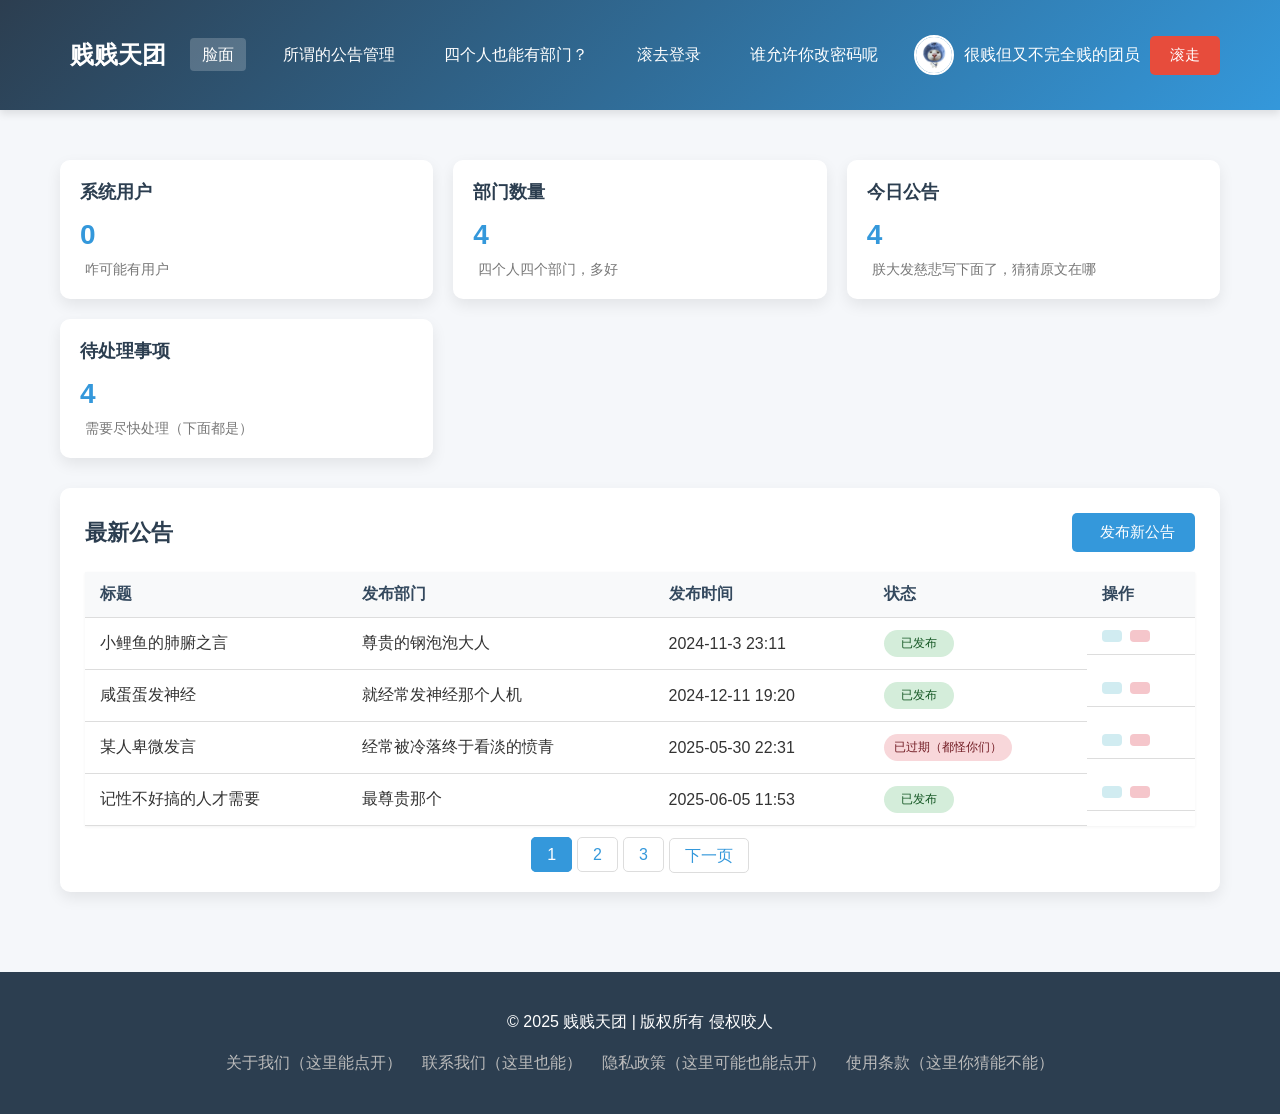
<file: index.html>
<!DOCTYPE html>
<html lang="zh-CN">
<head>
    <meta charset="UTF-8">
    <meta name="viewport" content="width=device-width, initial-scale=1.0">
    <title>贱贱天团 - 主界面</title>
    <link rel="stylesheet" href="css/style0328.css">
</head>
<body>
    <header>
        <div class="container header-content">
            <div class="logo">
                <i class="fas fa-chart-line"></i>
                <h1>贱贱天团</h1>
            </div>
            <nav>
                <ul>
                    <li><a href="#" class="active">脸面</a></li>
                    <li><a href="announcement0328.html">所谓的公告管理</a></li>
                    <li><a href="department0328.html">四个人也能有部门？</a></li>
                    <li><a href="login0328.html">滚去登录</a></li>
                    <li><a href="password-log0328.html">谁允许你改密码呢</a></li>
                </ul>
            </nav>
            <div class="user-info">
                <img src="images/jjtt.jpg" alt="用户头像">
                <span>很贱但又不完全贱的团员</span>
                <button class="btn btn-danger" onclick="location.href='login.html'">滚走</button>
            </div>
        </div>
    </header>

    <main>
        <div class="container">
            <div class="dashboard">
                <div class="card">
                    <div class="card-header">
                        <h2>系统用户</h2>
                        <i class="fas fa-users"></i>
                    </div>
                    <div class="card-content">0</div>
                    <div class="card-footer">
                        <i class="fas fa-arrow-up"></i> 咋可能有用户
                    </div>
                </div>
                <div class="card">
                    <div class="card-header">
                        <h2>部门数量</h2>
                        <i class="fas fa-building"></i>
                    </div>
                    <div class="card-content">4</div>
                    <div class="card-footer">
                        <i class="fas fa-arrow-up"></i> 四个人四个部门，多好
                    </div>
                </div>
                <div class="card">
                    <div class="card-header">
                        <h2>今日公告</h2>
                        <i class="fas fa-bullhorn"></i>
                    </div>
                    <div class="card-content">4</div>
                    <div class="card-footer">
                        <i class="fas fa-arrow-down"></i> 朕大发慈悲写下面了，猜猜原文在哪
                    </div>
                </div>
                <div class="card">
                    <div class="card-header">
                        <h2>待处理事项</h2>
                        <i class="fas fa-tasks"></i>
                    </div>
                    <div class="card-content">4</div>
                    <div class="card-footer">
                        <i class="fas fa-exclamation-circle"></i> 需要尽快处理（下面都是）
                    </div>
                </div>
            </div>

            <div class="section">
                <div class="section-header">
                    <h2>最新公告</h2>
                    <button class="btn btn-primary" onclick="location.href='announcement.html'">
                        <i class="fas fa-plus"></i> 发布新公告
                    </button>
                </div>
                <table>
                    <thead>
                        <tr>
                            <th>标题</th>
                            <th>发布部门</th>
                            <th>发布时间</th>
                            <th>状态</th>
                            <th>操作</th>
                        </tr>
                    </thead>
                    <tbody>
                        <tr>
                            <td>小鲤鱼的肺腑之言</td>
                            <td>尊贵的钢泡泡大人</td>
                            <td>2024-11-3 23:11</td>
                            <td><span class="status status-active">已发布</span></td>
                            <td class="actions">
                                <button class="action-btn action-edit"><i class="fas fa-edit"></i></button>
                                <button class="action-btn action-delete"><i class="fas fa-trash"></i></button>
                            </td>
                        </tr>
                        <tr>
                            <td>咸蛋蛋发神经</td>
                            <td>就经常发神经那个人机</td>
                            <td>2024-12-11 19:20</td>
                            <td><span class="status status-active">已发布</span></td>
                            <td class="actions">
                                <button class="action-btn action-edit"><i class="fas fa-edit"></i></button>
                                <button class="action-btn action-delete"><i class="fas fa-trash"></i></button>
                            </td>
                        </tr>
                        <tr>
                            <td>某人卑微发言</td>
                            <td>经常被冷落终于看淡的愤青</td>
                            <td>2025-05-30 22:31</td>
                            <td><span class="status status-inactive">已过期（都怪你们）</span></td>
                            <td class="actions">
                                <button class="action-btn action-edit"><i class="fas fa-edit"></i></button>
                                <button class="action-btn action-delete"><i class="fas fa-trash"></i></button>
                            </td>
                        </tr>
                        <tr>
                            <td>记性不好搞的人才需要</td>
                            <td>最尊贵那个</td>
                            <td>2025-06-05 11:53</td>
                            <td><span class="status status-active">已发布</span></td>
                            <td class="actions">
                                <button class="action-btn action-edit"><i class="fas fa-edit"></i></button>
                                <button class="action-btn action-delete"><i class="fas fa-trash"></i></button>
                            </td>
                        </tr>
                    </tbody>
                </table>
                <div class="pagination">
                    <div class="page-item"><a href="#" class="page-link active">1</a></div>
                    <div class="page-item"><a href="#" class="page-link">2</a></div>
                    <div class="page-item"><a href="#" class="page-link">3</a></div>
                    <div class="page-item"><a href="#" class="page-link">下一页</a></div>
                </div>
            </div>
        </div>
    </main>

    <footer>
        <div class="container footer-content">
            <p>© 2025 贱贱天团 | 版权所有 侵权咬人</p>
            <div class="footer-links">
                <a href="https://v.douyin.com/9XZRNfbukC8/">关于我们（这里能点开）</a>
                <a href="https://baike.baidu.com/item/%E8%A5%BF%E5%B9%B3%E5%8E%BF%E9%AB%98%E7%BA%A7%E4%B8%AD%E5%AD%A6/10406951?fromtitle=%E6%B2%B3%E5%8D%97%E7%9C%81%E8%A5%BF%E5%B9%B3%E5%8E%BF%E9%AB%98%E7%BA%A7%E4%B8%AD%E5%AD%A6&fromid=471073">联系我们（这里也能）</a>
                <a href="https://v.douyin.com/e19lYPoRG_g/">隐私政策（这里可能也能点开）</a>
                <a href="https://www.dongchedi.com/article/7288255493481431588">使用条款（这里你猜能不能）</a>
            </div>
        </div>
    </footer>

    <script src="js/main0328.js"></script>
</body>
</html>
</file>
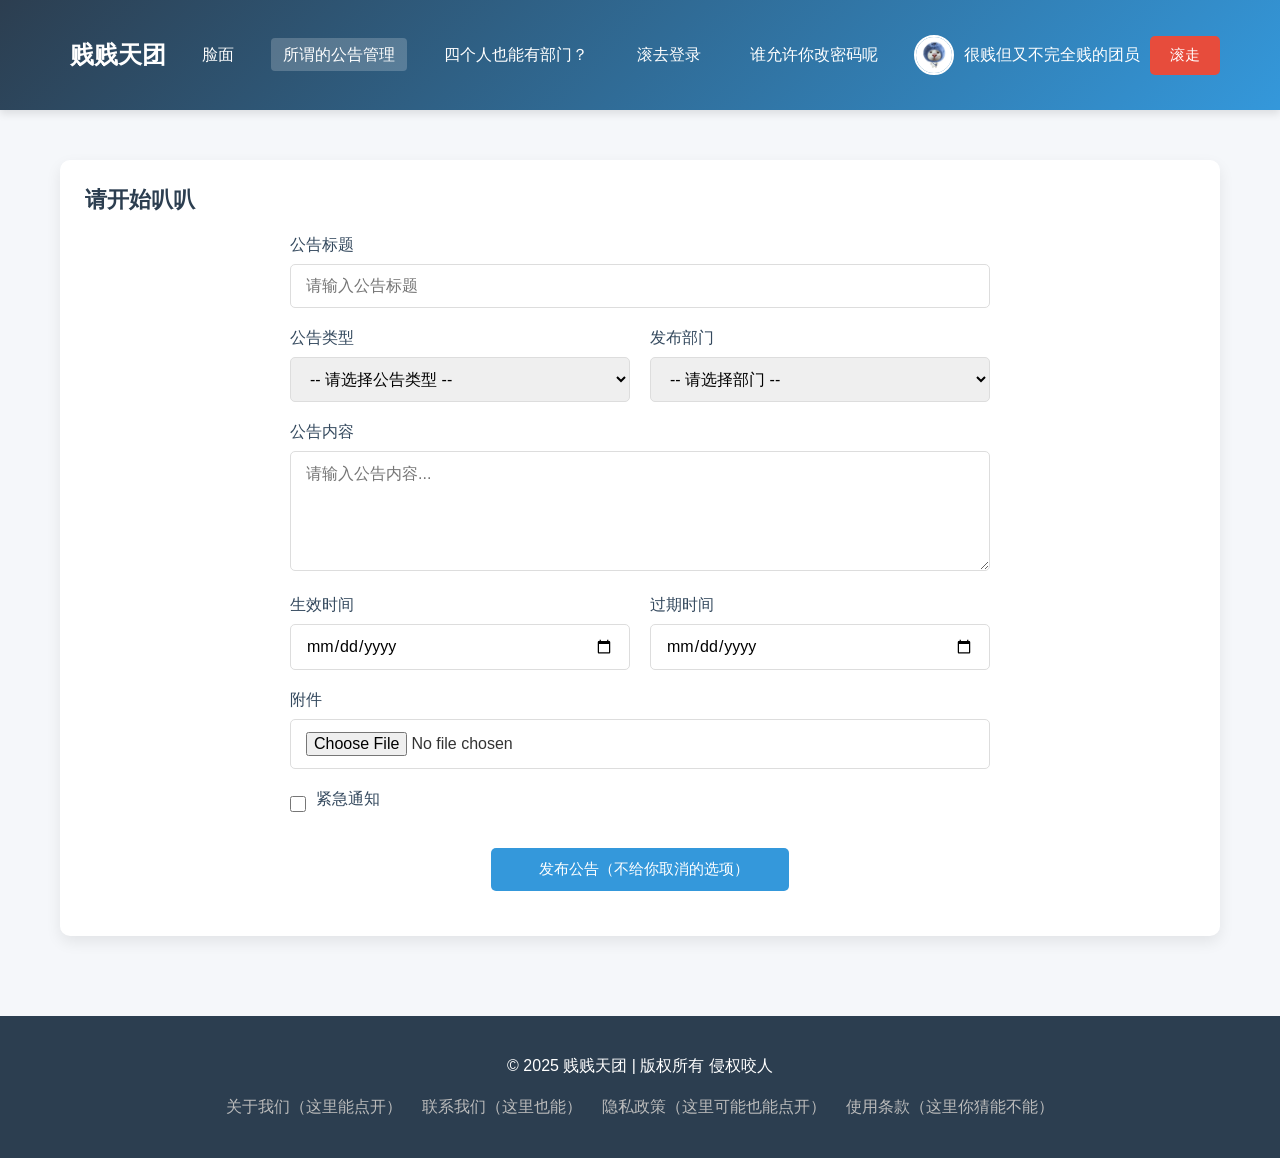
<file: announcement0328.html>
<!DOCTYPE html>
<html lang="zh-CN">
<head>
    <meta charset="UTF-8">
    <meta name="viewport" content="width=device-width, initial-scale=1.0">
    <title>贱贱天团 - 主界面</title>
    <link rel="stylesheet" href="css/style0328.css">
</head>
<body>
    <header>
        <div class="container header-content">
            <div class="logo">
                <i class="fas fa-chart-line"></i>
                <h1>贱贱天团</h1>
            </div>
            <nav>
                <ul>
                    <li><a href="index.html">脸面</a></li>
                    <li><a href="#" class="active">所谓的公告管理</a></li>
                    <li><a href="department0328.html">四个人也能有部门？</a></li>
                    <li><a href="login0328.html">滚去登录</a></li>
                    <li><a href="password-log0328.html">谁允许你改密码呢</a></li>
                </ul>
            </nav>
            <div class="user-info">
                <img src="images/jjtt.jpg" alt="用户头像">
                <span>很贱但又不完全贱的团员</span>
                <button class="btn btn-danger" onclick="location.href='login.html'">滚走</button>
            </div>
        </div>
    </header>

    <main>
        <div class="container">
            <div class="section">
                <div class="section-header">
                    <h2>请开始叭叭</h2>
                </div>
                <div class="form-container">
                    <form id="announcement-form">
                        <div class="form-group">
                            <label for="announcement-title">公告标题</label>
                            <input type="text" id="announcement-title" class="form-control" placeholder="请输入公告标题">
                            <div class="error-message" id="announcement-title-error">请输入公告标题</div>
                        </div>
                        
                        <div class="form-row">
                            <div class="form-group">
                                <label for="announcement-type">公告类型</label>
                                <select id="announcement-type" class="form-control">
                                    <option value="">-- 请选择公告类型 --</option>
                                    <option value="notice">打羽毛球</option>
                                    <option value="news">三角洲</option>
                                    <option value="reminder">金铲铲</option>
                                    <option value="policy">只要是游戏都行</option>
                                </select>
                                <div class="error-message" id="announcement-type-error">请选择公告类型</div>
                            </div>
                            <div class="form-group">
                                <label for="announcement-department">发布部门</label>
                                <select id="announcement-department" class="form-control">
                                    <option value="">-- 请选择部门 --</option>
                                    <option value="hr">钢泡泡</option>
                                    <option value="it">甜瓜瓜</option>
                                    <option value="finance">咸蛋蛋</option>
                                    <option value="marketing">鲤鲤鱼</option>
                                    <option value="sales">全团圣旨</option>
                                </select>
                                <div class="error-message" id="announcement-department-error">请选择发布部门</div>
                            </div>
                        </div>
                        
                        <div class="form-group">
                            <label for="announcement-content">公告内容</label>
                            <textarea id="announcement-content" class="form-control" placeholder="请输入公告内容..."></textarea>
                            <div class="error-message" id="announcement-content-error">请输入公告内容</div>
                        </div>
                        
                        <div class="form-row">
                            <div class="form-group">
                                <label for="announcement-start">生效时间</label>
                                <input type="date" id="announcement-start" class="form-control">
                                <div class="error-message" id="announcement-start-error">请选择生效时间</div>
                            </div>
                            <div class="form-group">
                                <label for="announcement-end">过期时间</label>
                                <input type="date" id="announcement-end" class="form-control">
                                <div class="error-message" id="announcement-end-error">请选择过期时间</div>
                            </div>
                        </div>
                        
                        <div class="form-group">
                            <label for="announcement-attachment">附件</label>
                            <input type="file" id="announcement-attachment" class="form-control">
                        </div>
                        
                        <div class="form-group">
                            <div class="form-check">
                                <input type="checkbox" id="announcement-urgent">
                                <label for="announcement-urgent">紧急通知</label>
                            </div>
                        </div>
                        
                        <div class="form-group" style="text-align: center; margin-top: 30px;">
                            <button type="submit" class="btn btn-primary" style="padding: 12px 40px;">
                                <i class="fas fa-paper-plane"></i> 发布公告（不给你取消的选项）
                            </button>
                        </div>
                    </form>
                </div>
            </div>
        </div>
    </main>

    <footer>
        <div class="container footer-content">
            <p>© 2025 贱贱天团 | 版权所有 侵权咬人</p>
            <div class="footer-links">
                <a href="https://v.douyin.com/9XZRNfbukC8/">关于我们（这里能点开）</a>
                <a href="https://baike.baidu.com/item/%E8%A5%BF%E5%B9%B3%E5%8E%BF%E9%AB%98%E7%BA%A7%E4%B8%AD%E5%AD%A6/10406951?fromtitle=%E6%B2%B3%E5%8D%97%E7%9C%81%E8%A5%BF%E5%B9%B3%E5%8E%BF%E9%AB%98%E7%BA%A7%E4%B8%AD%E5%AD%A6&fromid=471073">联系我们（这里也能）</a>
                <a href="https://v.douyin.com/e19lYPoRG_g/">隐私政策（这里可能也能点开）</a>
                <a href="https://www.dongchedi.com/article/7288255493481431588">使用条款（这里你猜能不能）</a>
            </div>
        </div>
    </footer>

    <script src="js/main0328.js"></script>
    <script src="js/announcement0328.js"></script>
</body>
</html>
</file>
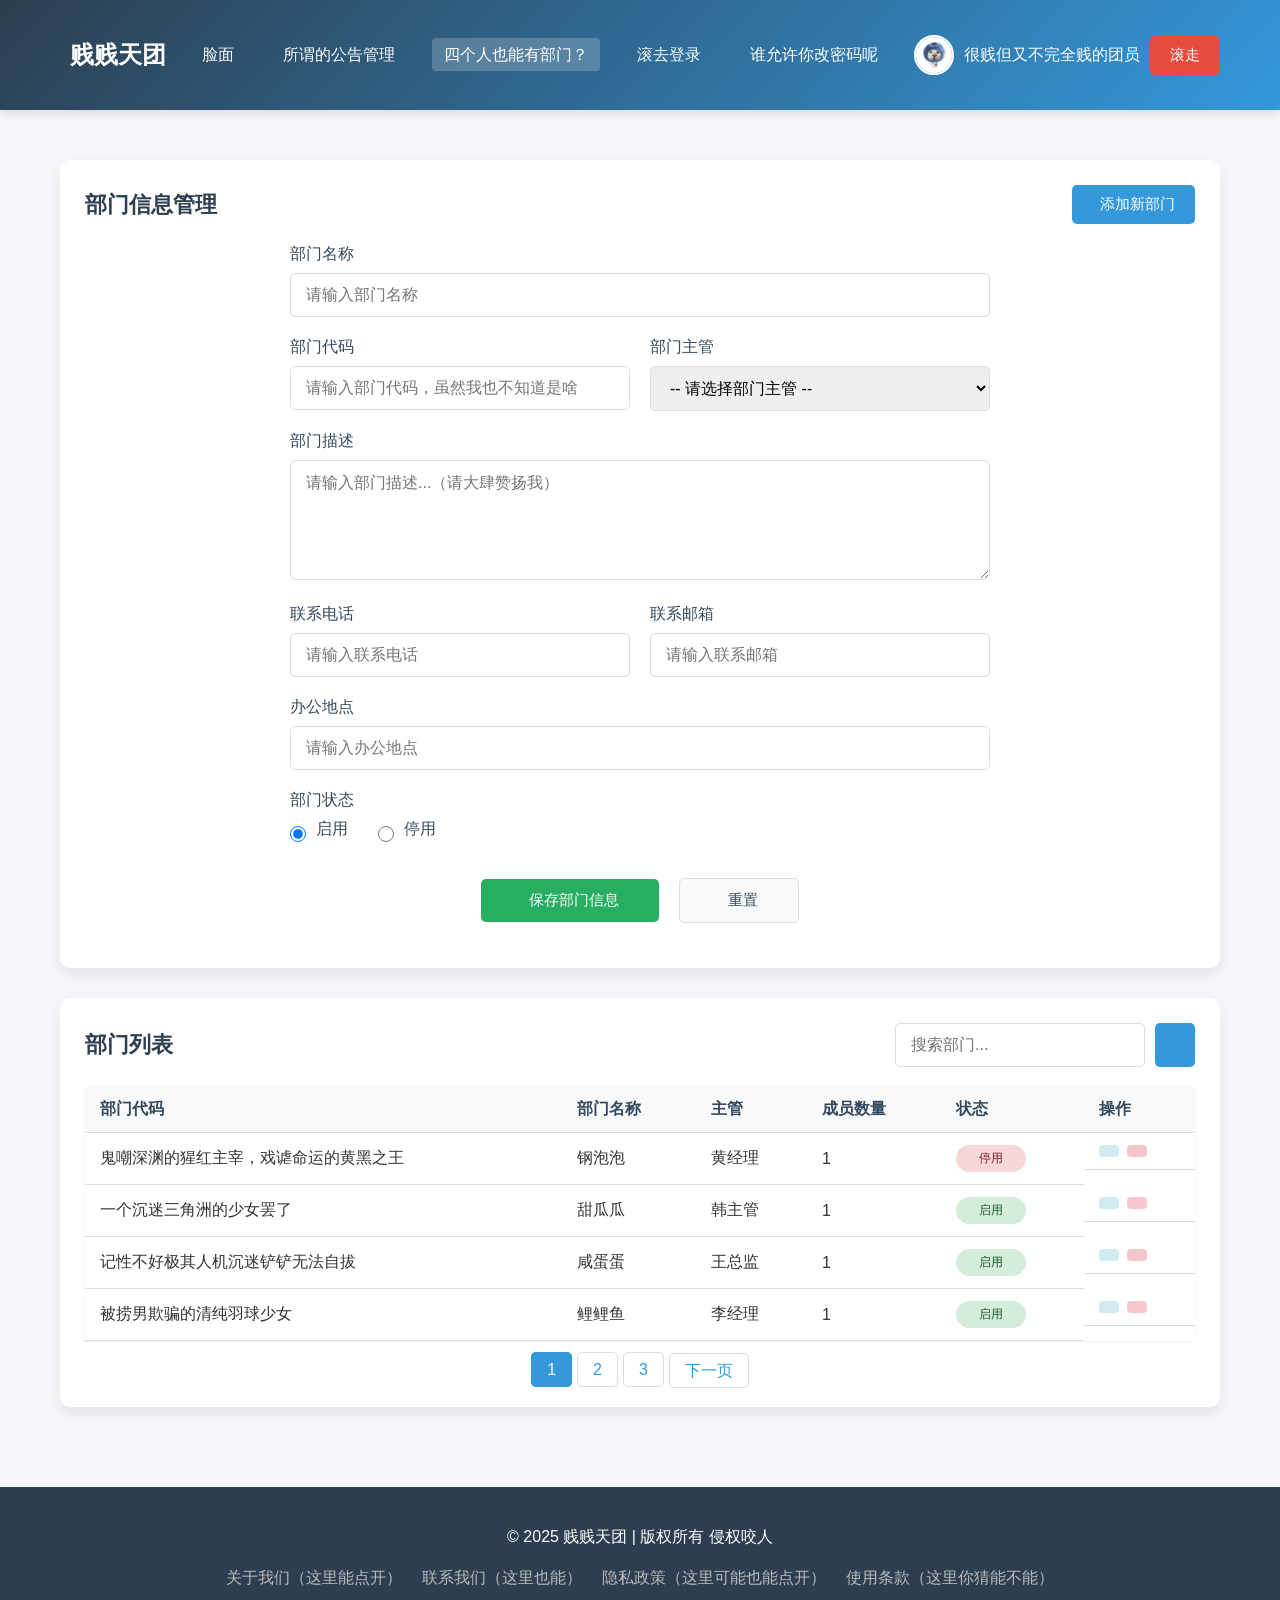
<file: department0328.html>
<!DOCTYPE html>
<html lang="zh-CN">
<head>
    <meta charset="UTF-8">
    <meta name="viewport" content="width=device-width, initial-scale=1.0">
    <title>贱贱天团 - 主界面</title>
    <link rel="stylesheet" href="css/style0328.css">
</head>
<body>
    <header>
        <div class="container header-content">
            <div class="logo">
                <i class="fas fa-chart-line"></i>
                <h1>贱贱天团</h1>
            </div>
            <nav>
                <ul>
                    <li><a href="index.html">脸面</a></li>
                    <li><a href="announcement0328.html">所谓的公告管理</a></li>
                    <li><a href="#" class="active">四个人也能有部门？</a></li>
                    <li><a href="login0328.html">滚去登录</a></li>
                    <li><a href="password-log0328.html">谁允许你改密码呢</a></li>
                </ul>
            </nav>
            <div class="user-info">
                <img src="images/jjtt.jpg" alt="用户头像">
                <span>很贱但又不完全贱的团员</span>
                <button class="btn btn-danger" onclick="location.href='login.html'">滚走</button>
            </div>
        </div>
    </header>

    <main>
        <div class="container">
            <div class="section">
                <div class="section-header">
                    <h2>部门信息管理</h2>
                    <button class="btn btn-primary" id="add-department-btn">
                        <i class="fas fa-plus"></i> 添加新部门
                    </button>
                </div>
                
                <div class="form-container">
                    <form id="department-form">
                        <div class="form-group">
                            <label for="department-name">部门名称</label>
                            <input type="text" id="department-name" class="form-control" placeholder="请输入部门名称">
                            <div class="error-message" id="department-name-error">请输入部门名称</div>
                        </div>
                        
                        <div class="form-row">
                            <div class="form-group">
                                <label for="department-code">部门代码</label>
                                <input type="text" id="department-code" class="form-control" placeholder="请输入部门代码，虽然我也不知道是啥">
                                <div class="error-message" id="department-code-error">请输入部门代码，虽然我也不知道是啥</div>
                            </div>
                            <div class="form-group">
                                <label for="department-manager">部门主管</label>
                                <select id="department-manager" class="form-control">
                                    <option value="">-- 请选择部门主管 --</option>
                                    <option value="1">是朕</option>
                                    <option value="2">是朕</option>
                                    <option value="3">还是朕</option>
                                    <option value="4">又是朕</option>
                                </select>
                                <div class="error-message" id="department-manager-error">请选择部门主管</div>
                            </div>
                        </div>
                        
                        <div class="form-group">
                            <label for="department-description">部门描述</label>
                            <textarea id="department-description" class="form-control" placeholder="请输入部门描述...（请大肆赞扬我）"></textarea>
                            <div class="error-message" id="department-description-error">请输入部门描述（请大肆赞扬我）</div>
                        </div>
                        
                        <div class="form-row">
                            <div class="form-group">
                                <label for="department-phone">联系电话</label>
                                <input type="tel" id="department-phone" class="form-control" placeholder="请输入联系电话">
                                <div class="error-message" id="department-phone-error">请输入有效的联系电话</div>
                            </div>
                            <div class="form-group">
                                <label for="department-email">联系邮箱</label>
                                <input type="email" id="department-email" class="form-control" placeholder="请输入联系邮箱">
                                <div class="error-message" id="department-email-error">请输入有效的联系邮箱</div>
                            </div>
                        </div>
                        
                        <div class="form-group">
                            <label for="department-location">办公地点</label>
                            <input type="text" id="department-location" class="form-control" placeholder="请输入办公地点">
                            <div class="error-message" id="department-location-error">请输入办公地点</div>
                        </div>
                        
                        <div class="form-group">
                            <label>部门状态</label>
                            <div class="form-check">
                                <input type="radio" id="status-active" name="status" value="active" checked>
                                <label for="status-active">启用</label>
                                <input type="radio" id="status-inactive" name="status" value="inactive" style="margin-left: 20px;">
                                <label for="status-inactive">停用</label>
                            </div>
                        </div>
                        
                        <div class="form-group" style="text-align: center; margin-top: 30px;">
                            <button type="submit" class="btn btn-success" style="padding: 12px 40px;">
                                <i class="fas fa-save"></i> 保存部门信息
                            </button>
                            <button type="reset" class="btn btn-light" style="padding: 12px 40px; margin-left: 15px;">
                                <i class="fas fa-times"></i> 重置
                            </button>
                        </div>
                    </form>
                </div>
            </div>
            
            <div class="section">
                <div class="section-header">
                    <h2>部门列表</h2>
                    <div class="search-container">
                        <input type="text" class="form-control" placeholder="搜索部门...">
                        <button class="btn btn-primary"><i class="fas fa-search"></i></button>
                    </div>
                </div>
                <table>
                    <thead>
                        <tr>
                            <th>部门代码</th>
                            <th>部门名称</th>
                            <th>主管</th>
                            <th>成员数量</th>
                            <th>状态</th>
                            <th>操作</th>
                        </tr>
                    </thead>
                    <tbody>
                        <tr>
                            <td>鬼嘲深渊的猩红主宰，戏谑命运的黄黑之王</td>
                            <td>钢泡泡</td>
                            <td>黄经理</td>
                            <td>1</td>
                            <td><span class="status status-inactive">停用</span></td>
                            <td class="actions">
                                <button class="action-btn action-edit"><i class="fas fa-edit"></i></button>
                                <button class="action-btn action-delete"><i class="fas fa-trash"></i></button>
                            </td>
                        </tr>
                        <tr>
                            <td>一个沉迷三角洲的少女罢了</td>
                            <td>甜瓜瓜</td>
                            <td>韩主管</td>
                            <td>1</td>
                            <td><span class="status status-active">启用</span></td>
                            <td class="actions">
                                <button class="action-btn action-edit"><i class="fas fa-edit"></i></button>
                                <button class="action-btn action-delete"><i class="fas fa-trash"></i></button>
                            </td>
                        </tr>
                        <tr>
                            <td>记性不好极其人机沉迷铲铲无法自拔</td>
                            <td>咸蛋蛋</td>
                            <td>王总监</td>
                            <td>1</td>
                            <td><span class="status status-active">启用</span></td>
                            <td class="actions">
                                <button class="action-btn action-edit"><i class="fas fa-edit"></i></button>
                                <button class="action-btn action-delete"><i class="fas fa-trash"></i></button>
                            </td>
                        </tr>
                        <tr>
                            <td>被捞男欺骗的清纯羽球少女</td>
                            <td>鲤鲤鱼</td>
                            <td>李经理</td>
                            <td>1</td>
                            <td><span class="status status-active">启用</span></td>
                            <td class="actions">
                                <button class="action-btn action-edit"><i class="fas fa-edit"></i></button>
                                <button class="action-btn action-delete"><i class="fas fa-trash"></i></button>
                            </td>
                        </tr>
                    </tbody>
                </table>
                <div class="pagination">
                    <div class="page-item"><a href="#" class="page-link active">1</a></div>
                    <div class="page-item"><a href="#" class="page-link">2</a></div>
                    <div class="page-item"><a href="#" class="page-link">3</a></div>
                    <div class="page-item"><a href="#" class="page-link">下一页</a></div>
                </div>
            </div>
        </div>
    </main>

    <footer>
        <div class="container footer-content">
            <p>© 2025 贱贱天团 | 版权所有 侵权咬人</p>
            <div class="footer-links">
                <a href="https://v.douyin.com/9XZRNfbukC8/">关于我们（这里能点开）</a>
                <a href="https://baike.baidu.com/item/%E8%A5%BF%E5%B9%B3%E5%8E%BF%E9%AB%98%E7%BA%A7%E4%B8%AD%E5%AD%A6/10406951?fromtitle=%E6%B2%B3%E5%8D%97%E7%9C%81%E8%A5%BF%E5%B9%B3%E5%8E%BF%E9%AB%98%E7%BA%A7%E4%B8%AD%E5%AD%A6&fromid=471073">联系我们（这里也能）</a>
                <a href="https://v.douyin.com/e19lYPoRG_g/">隐私政策（这里可能也能点开）</a>
                <a href="https://www.dongchedi.com/article/7288255493481431588">使用条款（这里你猜能不能）</a>
            </div>
        </div>
    </footer>

    <script src="js/main0328.js"></script>
    <script src="js/department0328.js"></script>
</body>
</html>
</file>
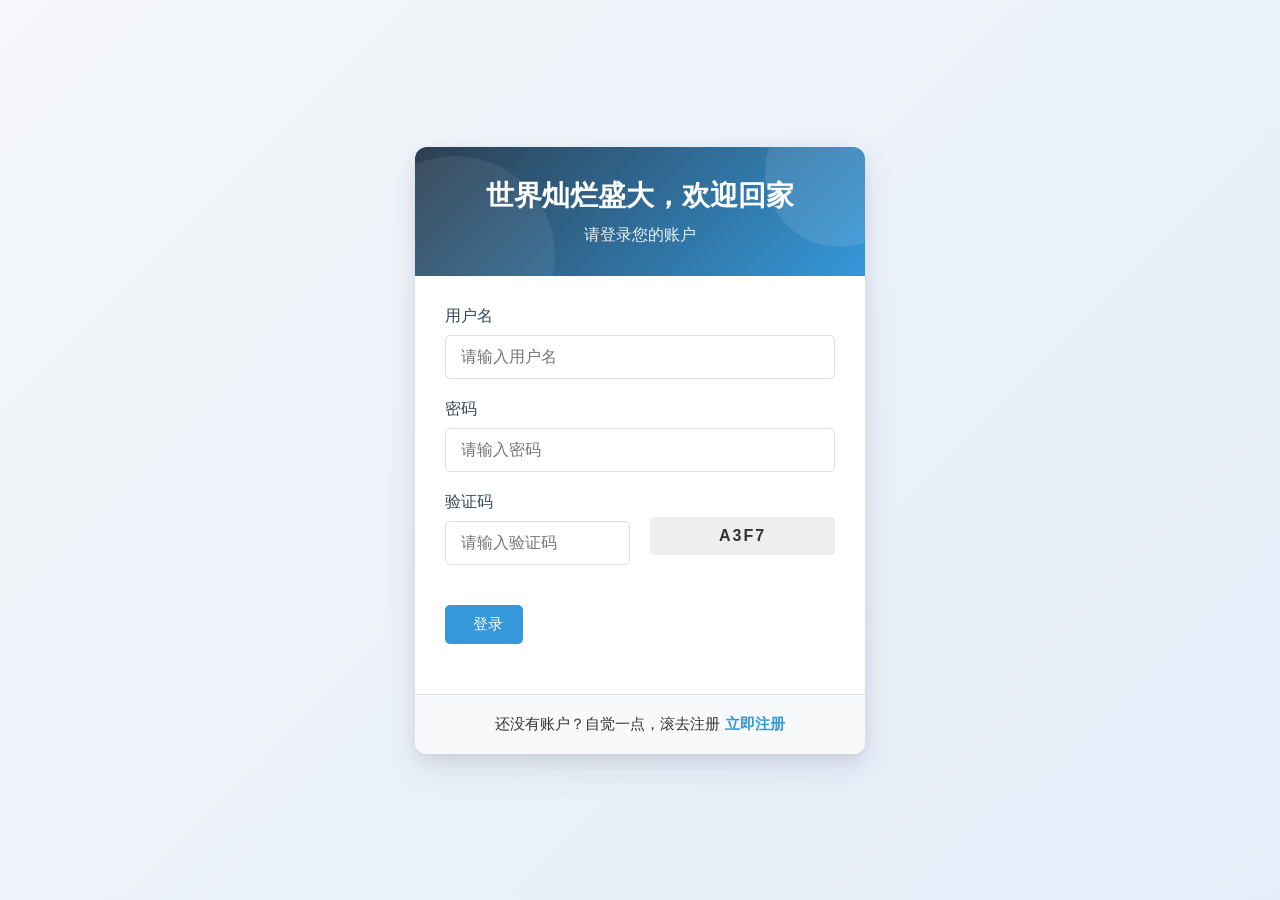
<file: login0328.html>
<!DOCTYPE html>
<html lang="zh-CN">
<head>
    <meta charset="UTF-8">
    <meta name="viewport" content="width=device-width, initial-scale=1.0">
    <title>贱贱天团 - 登录</title>
    <link rel="stylesheet" href="css/style0328.css">
    <link rel="stylesheet" href="css/auth0328.css">
</head>
<body>
    <div class="auth-container">
        <div class="auth-card">
            <div class="auth-header">
                <h2>世界灿烂盛大，欢迎回家</h2>
                <p>请登录您的账户</p>
            </div>
            <div class="auth-body">
                <form id="login-form">
                    <div class="form-group">
                        <label for="login-username">用户名</label>
                        <input type="text" id="login-username" class="form-control" placeholder="请输入用户名">
                        <div class="error-message" id="login-username-error">请输入用户名</div>
                    </div>
                    <div class="form-group">
                        <label for="login-password">密码</label>
                        <input type="password" id="login-password" class="form-control" placeholder="请输入密码">
                        <div class="error-message" id="login-password-error">请输入密码</div>
                    </div>
                    <div class="form-group">
                        <div class="form-row">
                            <div class="form-group" style="flex: 1;">
                                <label for="captcha">验证码</label>
                                <input type="text" id="captcha" class="form-control" placeholder="请输入验证码">
                                <div class="error-message" id="captcha-error">请输入验证码</div>
                            </div>
                            <div class="form-group" style="margin-top: 25px;">
                                <div style="background: #eee; padding: 10px; border-radius: 4px; font-weight: bold; letter-spacing: 2px; text-align: center;">A3F7</div>
                            </div>
                        </div>
                    </div>
                    <div class="form-group">
                        <button type="submit" class="btn btn-primary">
                            <i class="fas fa-sign-in-alt"></i> 登录
                        </button>
                    </div>
                </form>
            </div>
            <div class="auth-footer">
                还没有账户？自觉一点，滚去注册 <a href="register0328.html">立即注册</a>
            </div>
        </div>
    </div>

    <script src="js/main0328.js"></script>
    <script src="js/auth0328.js"></script>
</body>
</html>
</file>
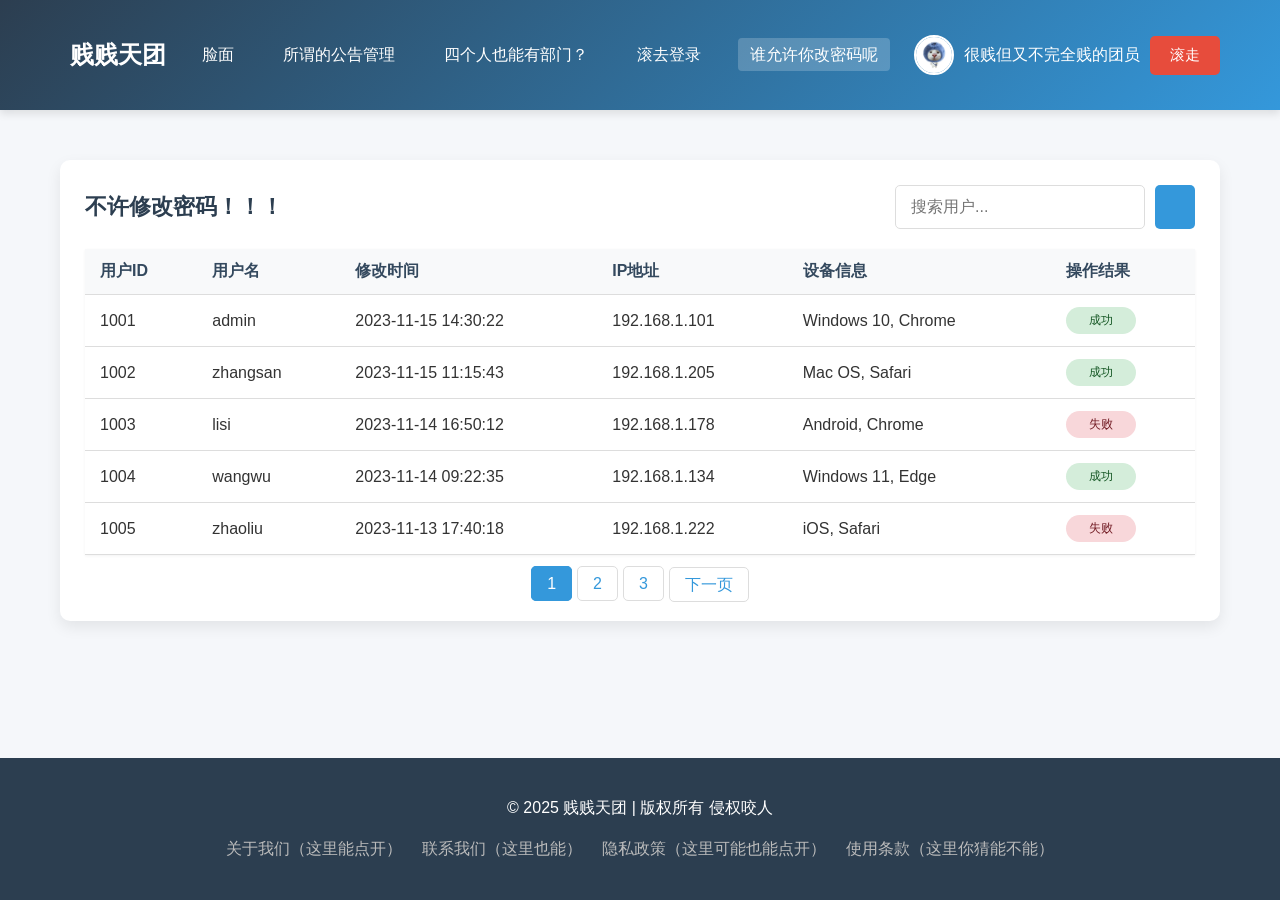
<file: password-log0328.html>
<!DOCTYPE html>
<html lang="zh-CN">
<head>
    <meta charset="UTF-8">
    <meta name="viewport" content="width=device-width, initial-scale=1.0">
    <title>贱贱天团</title>
    <link rel="stylesheet" href="css/style0328.css">
</head>
<body>
    <header>
        <div class="container header-content">
            <div class="logo">
                <i class="fas fa-key"></i>
                <h1>贱贱天团</h1>
            </div>
            <nav>
                <ul>
                    <li><a href="index.html">脸面</a></li>
                    <li><a href="announcement0328.html">所谓的公告管理</a></li>
                    <li><a href="department0328.html">四个人也能有部门？</a></li>
                    <li><a href="login0328.html">滚去登录</a></li>
                    <li><a href="#" class="active">谁允许你改密码呢</a></li>
                </ul>
            </nav>
            <div class="user-info">
                <img src="images/jjtt.jpg" alt="用户头像">
                <span>很贱但又不完全贱的团员</span>
                <button class="btn btn-danger" onclick="location.href='login.html'">滚走</button>
            </div>
        </div>
    </header>

    <main>
        <div class="container">
            <div class="section">
                <div class="section-header">
                    <h2>不许修改密码！！！</h2>
                    <div class="search-container">
                        <input type="text" class="form-control" placeholder="搜索用户...">
                        <button class="btn btn-primary"><i class="fas fa-search"></i></button>
                    </div>
                </div>
                
                <table>
                    <thead>
                        <tr>
                            <th>用户ID</th>
                            <th>用户名</th>
                            <th>修改时间</th>
                            <th>IP地址</th>
                            <th>设备信息</th>
                            <th>操作结果</th>
                        </tr>
                    </thead>
                    <tbody>
                        <tr>
                            <td>1001</td>
                            <td>admin</td>
                            <td>2023-11-15 14:30:22</td>
                            <td>192.168.1.101</td>
                            <td>Windows 10, Chrome</td>
                            <td><span class="status status-active">成功</span></td>
                        </tr>
                        <tr>
                            <td>1002</td>
                            <td>zhangsan</td>
                            <td>2023-11-15 11:15:43</td>
                            <td>192.168.1.205</td>
                            <td>Mac OS, Safari</td>
                            <td><span class="status status-active">成功</span></td>
                        </tr>
                        <tr>
                            <td>1003</td>
                            <td>lisi</td>
                            <td>2023-11-14 16:50:12</td>
                            <td>192.168.1.178</td>
                            <td>Android, Chrome</td>
                            <td><span class="status status-inactive">失败</span></td>
                        </tr>
                        <tr>
                            <td>1004</td>
                            <td>wangwu</td>
                            <td>2023-11-14 09:22:35</td>
                            <td>192.168.1.134</td>
                            <td>Windows 11, Edge</td>
                            <td><span class="status status-active">成功</span></td>
                        </tr>
                        <tr>
                            <td>1005</td>
                            <td>zhaoliu</td>
                            <td>2023-11-13 17:40:18</td>
                            <td>192.168.1.222</td>
                            <td>iOS, Safari</td>
                            <td><span class="status status-inactive">失败</span></td>
                        </tr>
                    </tbody>
                </table>
                
                <div class="pagination">
                    <div class="page-item"><a href="#" class="page-link active">1</a></div>
                    <div class="page-item"><a href="#" class="page-link">2</a></div>
                    <div class="page-item"><a href="#" class="page-link">3</a></div>
                    <div class="page-item"><a href="#" class="page-link">下一页</a></div>
                </div>
            </div>
        </div>
    </main>

    <footer>
        <div class="container footer-content">
            <p>© 2025 贱贱天团 | 版权所有 侵权咬人</p>
            <div class="footer-links">
                <a href="https://v.douyin.com/9XZRNfbukC8/">关于我们（这里能点开）</a>
                <a href="https://baike.baidu.com/item/%E8%A5%BF%E5%B9%B3%E5%8E%BF%E9%AB%98%E7%BA%A7%E4%B8%AD%E5%AD%A6/10406951?fromtitle=%E6%B2%B3%E5%8D%97%E7%9C%81%E8%A5%BF%E5%B9%B3%E5%8E%BF%E9%AB%98%E7%BA%A7%E4%B8%AD%E5%AD%A6&fromid=471073">联系我们（这里也能）</a>
                <a href="https://v.douyin.com/e19lYPoRG_g/">隐私政策（这里可能也能点开）</a>
                <a href="https://www.dongchedi.com/article/7288255493481431588">使用条款（这里你猜能不能）</a>
            </div>
        </div>
    </footer>

    <script src="js/main0328.js"></script>
</body>
</html>
</file>
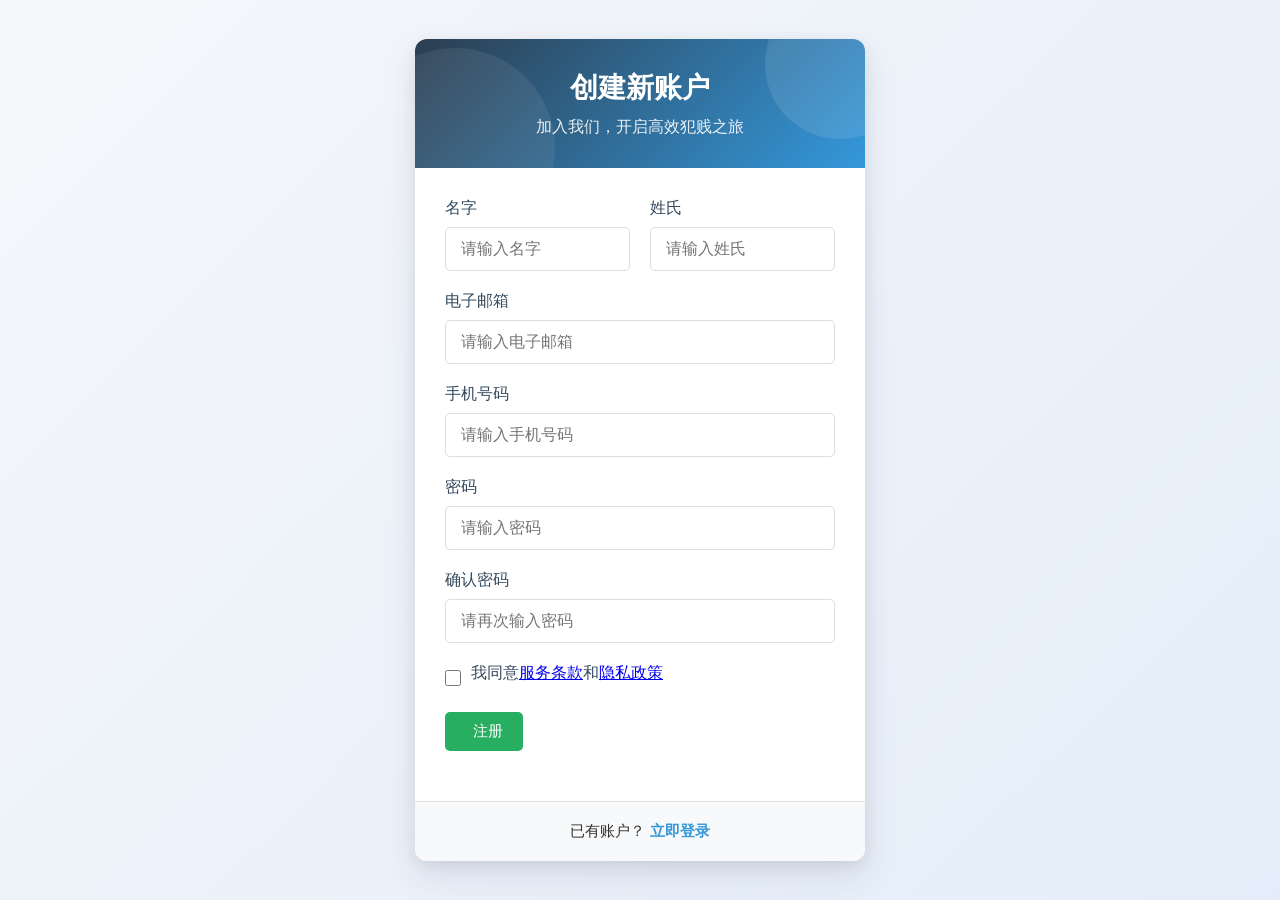
<file: register0328.html>
<!DOCTYPE html>
<html lang="zh-CN">
<head>
    <meta charset="UTF-8">
    <meta name="viewport" content="width=device-width, initial-scale=1.0">
    <title>贱贱天团 - 注册</title>
    <link rel="stylesheet" href="css/style0328.css">
    <link rel="stylesheet" href="css/auth0328.css">
</head>
<body>
    <div class="auth-container">
        <div class="auth-card">
            <div class="auth-header">
                <h2>创建新账户</h2>
                <p>加入我们，开启高效犯贱之旅</p>
            </div>
            <div class="auth-body">
                <form id="register-form">
                    <div class="form-row">
                        <div class="form-group">
                            <label for="register-firstname">名字</label>
                            <input type="text" id="register-firstname" class="form-control" placeholder="请输入名字">
                            <div class="error-message" id="register-firstname-error">请输入名字</div>
                        </div>
                        <div class="form-group">
                            <label for="register-lastname">姓氏</label>
                            <input type="text" id="register-lastname" class="form-control" placeholder="请输入姓氏">
                            <div class="error-message" id="register-lastname-error">请输入姓氏</div>
                        </div>
                    </div>
                    <div class="form-group">
                        <label for="register-email">电子邮箱</label>
                        <input type="email" id="register-email" class="form-control" placeholder="请输入电子邮箱">
                        <div class="error-message" id="register-email-error">请输入有效的电子邮箱</div>
                    </div>
                    <div class="form-group">
                        <label for="register-phone">手机号码</label>
                        <input type="tel" id="register-phone" class="form-control" placeholder="请输入手机号码">
                        <div class="error-message" id="register-phone-error">请输入有效的手机号码</div>
                    </div>
                    <div class="form-group">
                        <label for="register-password">密码</label>
                        <input type="password" id="register-password" class="form-control" placeholder="请输入密码">
                        <div class="error-message" id="register-password-error">密码长度至少为8位，包含字母和数字</div>
                    </div>
                    <div class="form-group">
                        <label for="register-confirm-password">确认密码</label>
                        <input type="password" id="register-confirm-password" class="form-control" placeholder="请再次输入密码">
                        <div class="error-message" id="register-confirm-password-error">两次输入的密码不一致</div>
                    </div>
                    <div class="form-group">
                        <div class="form-check">
                            <input type="checkbox" id="terms">
                            <label for="terms">我同意<a href="https://detail.damai.cn/item.htm?spm=a2oeg.search_category.0.0.843b2dcdsAroHA&id=951477872647&clicktitle=%E6%97%BA%E4%BB%94%E5%B0%8F%E4%B9%94%202025%E3%80%8C%E6%8E%A2%E5%AF%BB%E8%80%85%E3%80%8D%E6%BC%94%E5%94%B1%E4%BC%9A-%E4%B8%8A%E6%B5%B7%E7%AB%99">服务条款</a>和<a href="https://v.douyin.com/e19lYPoRG_g/">隐私政策</a></label>
                            <div class="error-message" id="terms-error">请接受服务条款</div>
                        </div>
                    </div>
                    <div class="form-group">
                        <button type="submit" class="btn btn-success">
                            <i class="fas fa-user-plus"></i> 注册
                        </button>
                    </div>
                </form>
            </div>
            <div class="auth-footer">
                已有账户？ <a href="login.html">立即登录</a>
            </div>
        </div>
    </div>

    <script src="js/main0328.js"></script>
    <script src="js/auth0328.js"></script>
</body>
</html>
</file>
<file: css/style0328.css>
/* 全局变量 */
:root {
  --primary-color: #3498db;
  --secondary-color: #2c3e50;
  --success-color: #27ae60;
  --warning-color: #f39c12;
  --danger-color: #e74c3c;
  --light-color: #ecf0f1;
  --dark-color: #34495e;
  --text-color: #333;
  --border-color: #ddd;
  --shadow: 0 4px 8px rgba(0,0,0,0.1);
  --card-shadow: 0 6px 15px rgba(0,0,0,0.08);
}

/* 重置和基础样式 */
* {
  margin: 0;
  padding: 0;
  box-sizing: border-box;
  font-family: 'Segoe UI', Tahoma, Geneva, Verdana, sans-serif;
}

body {
  background-color: #f5f7fa;
  color: var(--text-color);
  min-height: 100vh;
  display: flex;
  flex-direction: column;
}

/* 容器样式 */
.container {
  max-width: 1200px;
  margin: 0 auto;
  padding: 20px;
}

/* 头部样式 */
header {
  background: linear-gradient(135deg, var(--secondary-color), var(--primary-color));
  color: white;
  padding: 15px 0;
  box-shadow: var(--shadow);
  position: sticky;
  top: 0;
  z-index: 100;
}

.header-content {
  display: flex;
  justify-content: space-between;
  align-items: center;
}

.logo {
  display: flex;
  align-items: center;
  gap: 10px;
}

.logo i {
  font-size: 28px;
}

.logo h1 {
  font-size: 24px;
  font-weight: 600;
}

nav ul {
  display: flex;
  list-style: none;
  gap: 25px;
}

nav a {
  color: white;
  text-decoration: none;
  font-weight: 500;
  padding: 8px 12px;
  border-radius: 4px;
  transition: background-color 0.3s;
}

nav a:hover, nav a.active {
  background-color: rgba(255, 255, 255, 0.2);
}

.user-info {
  display: flex;
  align-items: center;
  gap: 10px;
}

.user-info img {
  width: 40px;
  height: 40px;
  border-radius: 50%;
  object-fit: cover;
  border: 2px solid white;
}

/* 主内容区域 */
main {
  flex: 1;
  padding: 30px 0;
}

/* 卡片样式 */
.dashboard {
  display: grid;
  grid-template-columns: repeat(auto-fit, minmax(280px, 1fr));
  gap: 20px;
  margin-bottom: 30px;
}

.card {
  background: white;
  border-radius: 10px;
  padding: 20px;
  box-shadow: var(--card-shadow);
  transition: all 0.3s ease;
}

.card:hover {
  transform: translateY(-5px);
  box-shadow: 0 12px 20px rgba(0,0,0,0.12);
}

.card-header {
  display: flex;
  justify-content: space-between;
  align-items: center;
  margin-bottom: 15px;
}

.card-header h2 {
  font-size: 18px;
  color: var(--secondary-color);
}

.card-header i {
  font-size: 24px;
  color: var(--primary-color);
}

.card-content {
  font-size: 28px;
  font-weight: 700;
  color: var(--primary-color);
}

.card-footer {
  margin-top: 10px;
  font-size: 14px;
  color: #777;
}

.card-footer i {
  margin-right: 5px;
}

/* 内容区块 */
.section {
  background: white;
  border-radius: 10px;
  padding: 25px;
  box-shadow: var(--card-shadow);
  margin-bottom: 30px;
}

.section-header {
  display: flex;
  justify-content: space-between;
  align-items: center;
  margin-bottom: 20px;
}

.section-header h2 {
  color: var(--secondary-color);
  font-size: 22px;
}

/* 按钮样式 */
.btn {
  padding: 10px 20px;
  border: none;
  border-radius: 5px;
  cursor: pointer;
  font-weight: 500;
  transition: all 0.3s;
  display: inline-flex;
  align-items: center;
  gap: 8px;
  font-size: 15px;
}

.btn-primary {
  background-color: var(--primary-color);
  color: white;
}

.btn-success {
  background-color: var(--success-color);
  color: white;
}

.btn-danger {
  background-color: var(--danger-color);
  color: white;
}

.btn-light {
  background-color: #f8f9fa;
  color: var(--dark-color);
  border: 1px solid var(--border-color);
}

.btn:hover {
  opacity: 0.9;
  transform: translateY(-2px);
}

/* 表格样式 */
table {
  width: 100%;
  border-collapse: collapse;
  margin-top: 15px;
  box-shadow: 0 1px 3px rgba(0,0,0,0.05);
}

th, td {
  padding: 12px 15px;
  text-align: left;
  border-bottom: 1px solid var(--border-color);
}

th {
  background-color: #f8f9fa;
  font-weight: 600;
  color: var(--dark-color);
  position: sticky;
  top: 0;
}

tr:hover {
  background-color: #f8f9fa;
}

.status {
  padding: 5px 10px;
  border-radius: 20px;
  font-size: 12px;
  font-weight: 500;
  display: inline-block;
  text-align: center;
  min-width: 70px;
}

.status-active {
  background-color: #d4edda;
  color: #155724;
}

.status-inactive {
  background-color: #f8d7da;
  color: #721c24;
}

.actions {
  display: flex;
  gap: 8px;
}

.action-btn {
  padding: 6px 10px;
  border-radius: 4px;
  cursor: pointer;
  transition: all 0.2s;
  border: none;
  font-size: 14px;
}

.action-edit {
  background-color: #d1ecf1;
  color: #0c5460;
}

.action-delete {
  background-color: #f5c6cb;
  color: #721c24;
}

.action-btn:hover {
  opacity: 0.8;
}

/* 表单样式 */
.form-container {
  max-width: 700px;
  margin: 0 auto;
}

.form-group {
  margin-bottom: 20px;
}

.form-group label {
  display: block;
  margin-bottom: 8px;
  font-weight: 500;
  color: var(--dark-color);
}

.form-control {
  width: 100%;
  padding: 12px 15px;
  border: 1px solid var(--border-color);
  border-radius: 5px;
  font-size: 16px;
  transition: border-color 0.3s;
}

.form-control:focus {
  border-color: var(--primary-color);
  outline: none;
  box-shadow: 0 0 0 3px rgba(52, 152, 219, 0.2);
}

textarea.form-control {
  min-height: 120px;
  resize: vertical;
}

.form-row {
  display: flex;
  gap: 20px;
}

.form-row .form-group {
  flex: 1;
}

.error-message {
  color: var(--danger-color);
  font-size: 14px;
  margin-top: 5px;
  display: none;
}

.form-check {
  display: flex;
  align-items: center;
  gap: 10px;
}

.form-check input {
  width: 16px;
  height: 16px;
}

/* 搜索框样式 */
.search-container {
  display: flex;
  gap: 10px;
}

.search-container input {
  width: 250px;
}

/* 页脚样式 */
footer {
  background-color: var(--secondary-color);
  color: white;
  padding: 20px 0;
  text-align: center;
  margin-top: auto;
}

.footer-content {
  display: flex;
  flex-direction: column;
  gap: 10px;
}

.footer-links {
  display: flex;
  justify-content: center;
  gap: 20px;
  margin-top: 10px;
}

.footer-links a {
  color: #bbb;
  text-decoration: none;
  transition: color 0.3s;
}

.footer-links a:hover {
  color: white;
}

/* 分页样式 */
.pagination {
  display: flex;
  justify-content: center;
  margin-top: 20px;
  gap: 5px;
}

.page-item {
  display: inline-block;
}

.page-link {
  padding: 8px 15px;
  border: 1px solid var(--border-color);
  border-radius: 5px;
  color: var(--primary-color);
  text-decoration: none;
  transition: all 0.3s;
}

.page-link:hover, .page-link.active {
  background-color: var(--primary-color);
  color: white;
  border-color: var(--primary-color);
}

/* 响应式设计 */
@media (max-width: 768px) {
  .header-content {
    flex-direction: column;
    gap: 15px;
  }
  
  nav ul {
    gap: 10px;
    flex-wrap: wrap;
    justify-content: center;
  }
  
  .dashboard {
    grid-template-columns: 1fr;
  }
  
  .section {
    padding: 15px;
  }
  
  th, td {
    padding: 8px 10px;
  }
  
  .form-row {
    flex-direction: column;
    gap: 0;
  }
  
  .search-container {
    flex-direction: column;
  }
  
  .search-container input {
    width: 100%;
  }
}

/* 动画效果 */
@keyframes fadeIn {
  from { opacity: 0; transform: translateY(10px); }
  to { opacity: 1; transform: translateY(0); }
}

.fade-in {
  animation: fadeIn 0.5s ease forwards;
}
</file>
<file: css/auth0328.css>
/* auth.css - 登录/注册页面专用样式 */

/* 认证容器 */
.auth-container {
  display: flex;
  justify-content: center;
  align-items: center;
  min-height: 100vh;
  background: linear-gradient(135deg, #f5f7fa 0%, #e4edf9 100%);
  padding: 20px;
}

/* 认证卡片 */
.auth-card {
  background: white;
  border-radius: 12px;
  box-shadow: 0 15px 35px rgba(50, 50, 93, 0.1), 0 5px 15px rgba(0, 0, 0, 0.07);
  width: 100%;
  max-width: 450px;
  overflow: hidden;
  transform: translateY(0);
  transition: transform 0.4s ease, box-shadow 0.4s ease;
}

.auth-card:hover {
  transform: translateY(-5px);
  box-shadow: 0 18px 35px rgba(50, 50, 93, 0.15), 0 8px 15px rgba(0, 0, 0, 0.1);
}

/* 认证头部 */
.auth-header {
  background: linear-gradient(135deg, var(--secondary-color), var(--primary-color));
  color: white;
  padding: 30px 25px;
  text-align: center;
  position: relative;
  overflow: hidden;
}

.auth-header::before {
  content: "";
  position: absolute;
  top: -50px;
  right: -50px;
  width: 150px;
  height: 150px;
  background: rgba(255, 255, 255, 0.1);
  border-radius: 50%;
}

.auth-header::after {
  content: "";
  position: absolute;
  bottom: -80px;
  left: -60px;
  width: 200px;
  height: 200px;
  background: rgba(255, 255, 255, 0.07);
  border-radius: 50%;
}

.auth-header h2 {
  font-size: 28px;
  margin-bottom: 10px;
  position: relative;
  z-index: 2;
}

.auth-header p {
  font-size: 16px;
  opacity: 0.9;
  position: relative;
  z-index: 2;
}

/* 认证主体 */
.auth-body {
  padding: 30px;
  position: relative;
  z-index: 1;
}

/* 认证页脚 */
.auth-footer {
  padding: 20px;
  text-align: center;
  border-top: 1px solid var(--border-color);
  background-color: #f8f9fa;
  font-size: 15px;
}

.auth-footer a {
  color: var(--primary-color);
  text-decoration: none;
  font-weight: 600;
  transition: all 0.3s;
}

.auth-footer a:hover {
  color: var(--secondary-color);
  text-decoration: underline;
}

/* 表单组 */
.auth-form .form-group {
  margin-bottom: 25px;
  position: relative;
}

.auth-form .form-group label {
  display: block;
  margin-bottom: 10px;
  font-weight: 500;
  color: var(--dark-color);
  font-size: 15px;
}

.auth-form .form-control {
  width: 100%;
  padding: 14px 18px;
  border: 1px solid var(--border-color);
  border-radius: 8px;
  font-size: 16px;
  transition: all 0.3s;
  background-color: #fff;
}

.auth-form .form-control:focus {
  border-color: var(--primary-color);
  outline: none;
  box-shadow: 0 0 0 3px rgba(52, 152, 219, 0.2);
  background-color: #f8fbfe;
}

/* 错误消息 */
.auth-form .error-message {
  color: var(--danger-color);
  font-size: 14px;
  margin-top: 8px;
  display: none;
  animation: fadeIn 0.3s ease;
}

@keyframes fadeIn {
  from { opacity: 0; transform: translateY(-5px); }
  to { opacity: 1; transform: translateY(0); }
}

/* 按钮 */
.auth-form .btn {
  padding: 15px 20px;
  border: none;
  border-radius: 8px;
  cursor: pointer;
  font-weight: 600;
  transition: all 0.3s;
  display: inline-flex;
  align-items: center;
  justify-content: center;
  gap: 10px;
  width: 100%;
  font-size: 16px;
  letter-spacing: 0.5px;
  position: relative;
  overflow: hidden;
}

.auth-form .btn::after {
  content: "";
  position: absolute;
  top: -50%;
  left: -60%;
  width: 20px;
  height: 200%;
  background: rgba(255, 255, 255, 0.3);
  transform: rotate(30deg);
  transition: all 0.6s;
}

.auth-form .btn:hover::after {
  left: 120%;
}

.auth-form .btn-primary {
  background: linear-gradient(135deg, var(--primary-color), #2980b9);
  color: white;
  box-shadow: 0 4px 6px rgba(50, 50, 93, 0.11), 0 1px 3px rgba(0, 0, 0, 0.08);
}

.auth-form .btn-success {
  background: linear-gradient(135deg, var(--success-color), #219653);
  color: white;
  box-shadow: 0 4px 6px rgba(50, 50, 93, 0.11), 0 1px 3px rgba(0, 0, 0, 0.08);
}

/* 表单行 */
.auth-form .form-row {
  display: flex;
  gap: 15px;
  margin-bottom: 20px;
}

.auth-form .form-row .form-group {
  flex: 1;
  margin-bottom: 0;
}

/* 验证码区域 */
.captcha-container {
  display: flex;
  align-items: center;
  gap: 15px;
}

.captcha-code {
  background: #f8f9fa;
  padding: 12px 20px;
  border-radius: 8px;
  font-weight: bold;
  letter-spacing: 3px;
  text-align: center;
  flex: 1;
  cursor: pointer;
  transition: all 0.3s;
  border: 1px dashed var(--border-color);
  user-select: none;
}

.captcha-code:hover {
  background: #e9ecef;
  transform: translateY(-2px);
}

/* 条款复选框 */
.terms-container {
  display: flex;
  align-items: flex-start;
  gap: 12px;
  margin-top: 10px;
}

.terms-container input {
  margin-top: 4px;
}

.terms-container label {
  font-size: 14px;
  line-height: 1.5;
}

.terms-container a {
  color: var(--primary-color);
  text-decoration: none;
  font-weight: 500;
}

.terms-container a:hover {
  text-decoration: underline;
}

/* 社交登录选项 */
.social-login {
  text-align: center;
  margin: 25px 0;
  position: relative;
}

.social-login::before {
  content: "";
  position: absolute;
  top: 50%;
  left: 0;
  right: 0;
  height: 1px;
  background: var(--border-color);
  z-index: 1;
}

.social-login span {
  display: inline-block;
  background: white;
  padding: 0 15px;
  position: relative;
  z-index: 2;
  color: #6c757d;
  font-size: 14px;
}

.social-buttons {
  display: flex;
  justify-content: center;
  gap: 15px;
  margin-top: 20px;
}

.social-btn {
  width: 50px;
  height: 50px;
  border-radius: 50%;
  display: flex;
  align-items: center;
  justify-content: center;
  color: white;
  font-size: 20px;
  transition: all 0.3s;
  box-shadow: 0 4px 6px rgba(50, 50, 93, 0.11), 0 1px 3px rgba(0, 0, 0, 0.08);
}

.social-btn.google {
  background: linear-gradient(135deg, #4285F4, #34A853);
}

.social-btn.facebook {
  background: linear-gradient(135deg, #4267B2, #3b5998);
}

.social-btn.github {
  background: linear-gradient(135deg, #333, #24292e);
}

.social-btn:hover {
  transform: translateY(-3px);
  box-shadow: 0 7px 14px rgba(50, 50, 93, 0.1), 0 3px 6px rgba(0, 0, 0, 0.08);
}

/* 响应式设计 */
@media (max-width: 576px) {
  .auth-card {
    max-width: 100%;
  }
  
  .auth-header {
    padding: 25px 20px;
  }
  
  .auth-body {
    padding: 25px 20px;
  }
  
  .auth-form .form-row {
    flex-direction: column;
    gap: 0;
  }
  
  .captcha-container {
    flex-direction: column;
  }
  
  .captcha-code {
    width: 100%;
    padding: 10px;
  }
}

/* 动画效果 */
@keyframes float {
  0% { transform: translateY(0px); }
  50% { transform: translateY(-10px); }
  100% { transform: translateY(0px); }
}

.auth-logo {
  animation: float 4s ease-in-out infinite;
  margin-bottom: 15px;
}

/* 密码可见性切换 */
.password-toggle {
  position: absolute;
  right: 15px;
  top: 42px;
  background: none;
  border: none;
  color: #6c757d;
  cursor: pointer;
  font-size: 18px;
}

/* 加载动画 */
.btn-loading .btn-text {
  visibility: hidden;
  opacity: 0;
}

.btn-loading::after {
  content: "";
  position: absolute;
  width: 20px;
  height: 20px;
  top: 0;
  left: 0;
  right: 0;
  bottom: 0;
  margin: auto;
  border: 3px solid transparent;
  border-top-color: #ffffff;
  border-radius: 50%;
  animation: button-loading-spinner 1s linear infinite;
}

@keyframes button-loading-spinner {
  from { transform: rotate(0turn); }
  to { transform: rotate(1turn); }
}
</file>
